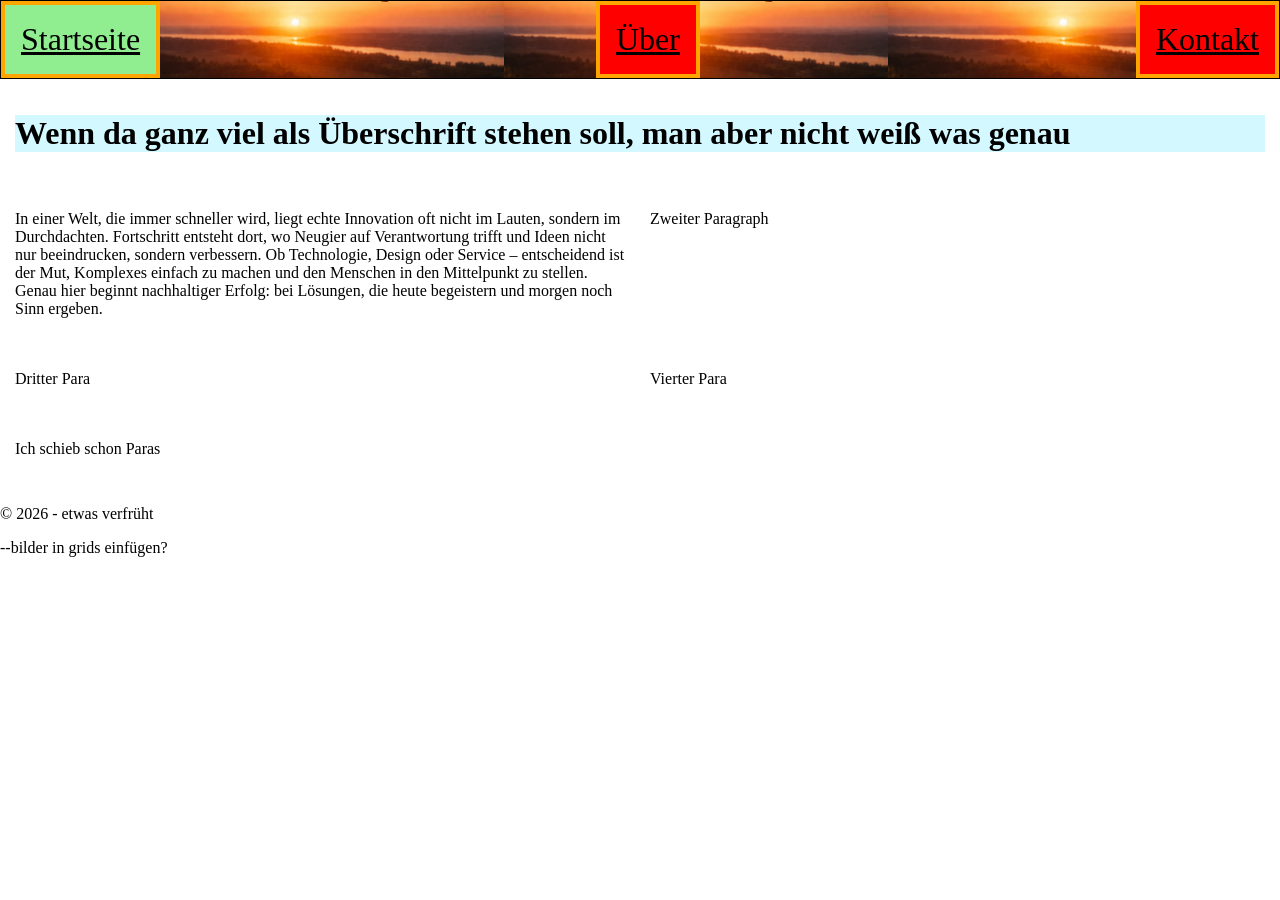
<file: neu/index.html>
<!DOCTYPE html>
<html lang="de">
<head>
    <meta charset="UTF-8">
    <meta name="viewport" content="width=device-width, initial-scale=1.0">
    <title>Title</title>
    <link rel="stylesheet" href="css/style.css">
</head>
<body>
    <header>
        <nav>
            <a href="index.html" class="active">Startseite</a>
            <a href="about.html">Über</a>
            <a href="contact.html">Kontakt</a>
        </nav>
    </header>
    <main>
        <h1>Wenn da ganz viel als Überschrift stehen soll, man aber nicht weiß was genau</h1>
        <p>In einer Welt, die immer schneller wird, liegt echte Innovation oft nicht im Lauten, sondern im Durchdachten. Fortschritt entsteht dort, 
            wo Neugier auf Verantwortung trifft und Ideen nicht nur beeindrucken, sondern verbessern. Ob Technologie, Design oder Service – 
            entscheidend ist der Mut, Komplexes einfach zu machen und den Menschen in den Mittelpunkt zu stellen. 
            Genau hier beginnt nachhaltiger Erfolg: bei Lösungen, die heute begeistern und morgen noch Sinn ergeben.</p>
        <p>Zweiter Paragraph</p>
        <p>Dritter Para</p>
        <p>Vierter Para</p>
        <p>Ich schieb schon Paras</p>

    </main>
    <footer>
        <p>© 2026 - etwas verfrüht</p>
    </footer>
</body>
</html>

--bilder in grids einfügen?
</file>
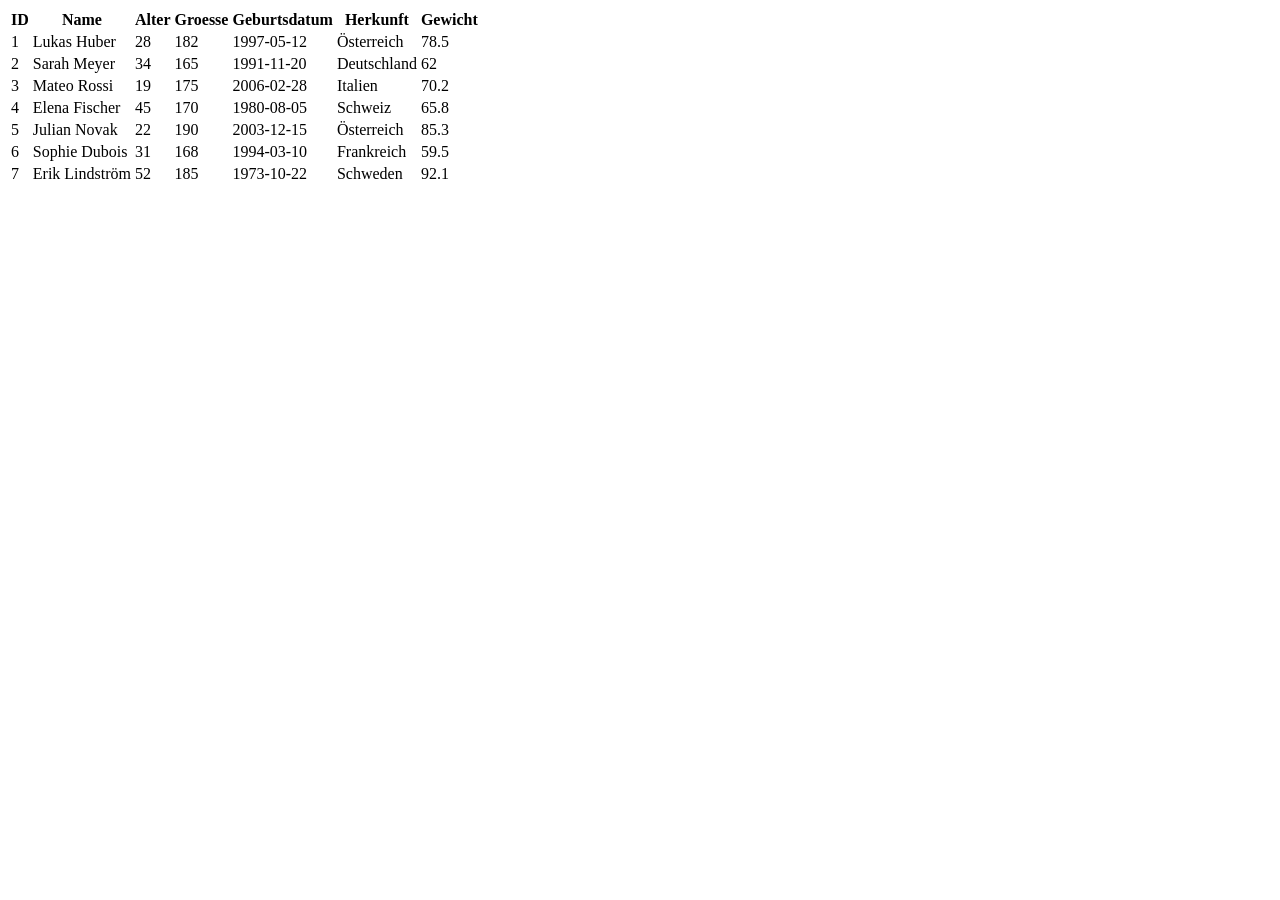
<file: Javascript Sachen/HÜ 2026-04-09/index.html>
<!DOCTYPE html>
<html lang="en">

<head>
    <meta charset="UTF-8">
    <meta name="viewport"
          content="width=device-width, initial-scale=1.0">
    <title>JS Browser</title>
    <script type="module"
            src="script.js"></script>
    <link rel="stylesheet"
          href="style.css">
</head>

<body>
    <table>
        <thead>
            <tr>
                <th id="thid">ID</th>
                <th id="thname">Name</th>
                <th id="thage">Alter</th>
                <th id="thsize">Groesse</th>
                <th id="thbirth">Geburtsdatum</th>
                <th id="thorigin">Herkunft</th>
                <th id="thweight">Gewicht</th>
            </tr>
        </thead>
        <tbody id="tbody"></tbody>
    </table>
</body>

</html>
</file>
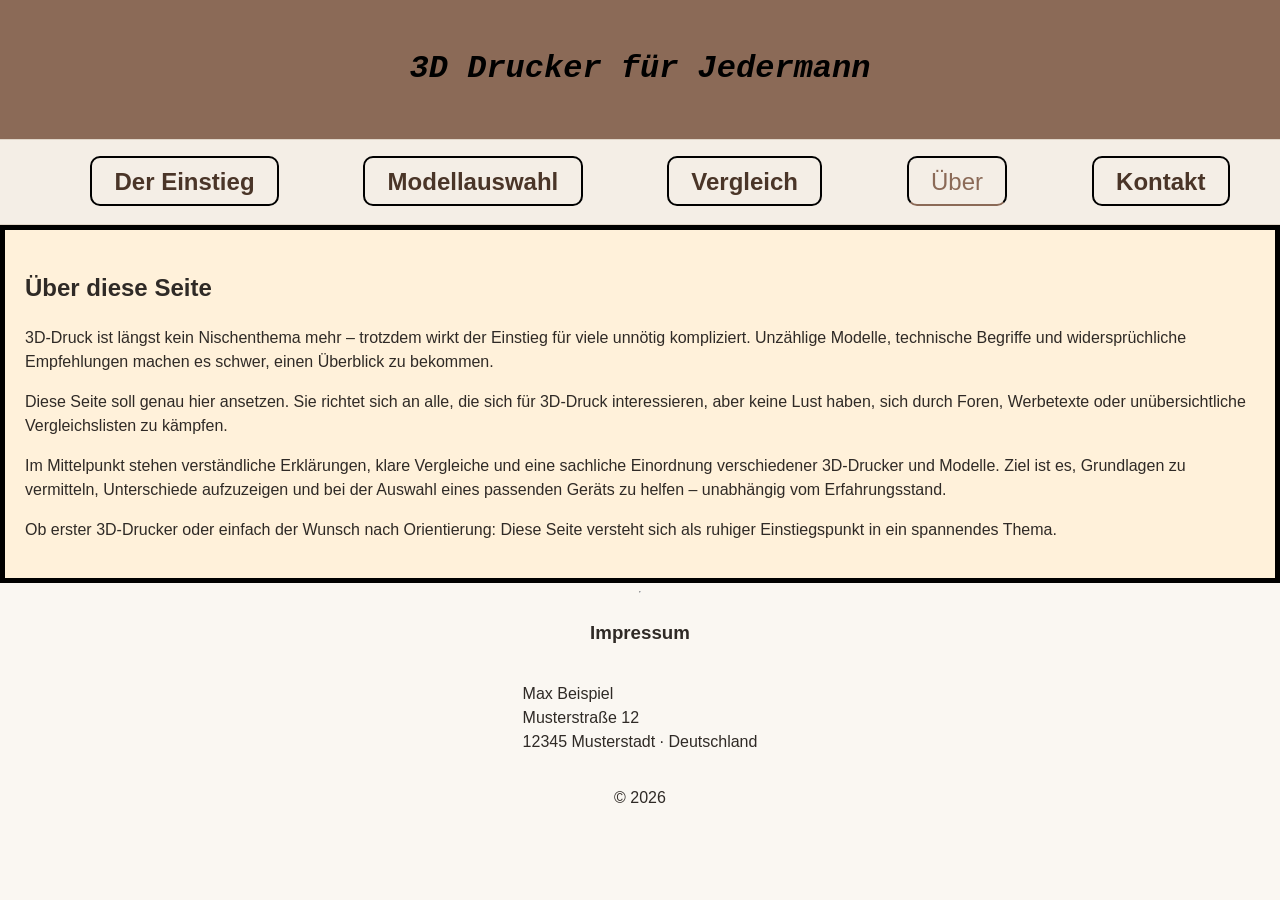
<file: About.html>
<!DOCTYPE html>
<html lang="de">
<head>
    <meta charset="UTF-8">
    <meta name="viewport" content="width=device-width, initial-scale=1.0">
    <link rel="stylesheet"
          href="css/style.css">
    <title>Tab TITLE</title>
</head>
<body>
    <header>
        <h1>3D Drucker für Jedermann</h1>
    </header>
    <nav class="navbar">
        <ul>    
            <li><a href="index.html">Der Einstieg</a></li>
            <li><a href="index.html#model">Modellauswahl</a></li>
            <li><a href="index.html#compare">Vergleich</a></li>
            <li><a href="About.html" class="active">Über</a></li>
            <li><a href="About.html#contact1">Kontakt</a></li>
        </ul>
    </nav>


    <main id="main-style1">
        <h2>Über diese Seite</h2>
        <p> 3D-Druck ist längst kein Nischenthema mehr – trotzdem wirkt der Einstieg für viele unnötig kompliziert. 
            Unzählige Modelle, technische Begriffe und widersprüchliche Empfehlungen machen es schwer, einen Überblick zu bekommen.</p>

        <p>Diese Seite soll genau hier ansetzen.
        Sie richtet sich an alle, die sich für 3D-Druck interessieren, aber keine Lust haben, sich durch Foren, 
        Werbetexte oder unübersichtliche Vergleichslisten zu kämpfen.</p>

        <p>Im Mittelpunkt stehen verständliche Erklärungen, klare Vergleiche und eine sachliche Einordnung verschiedener 3D-Drucker 
        und Modelle. Ziel ist es, Grundlagen zu vermitteln, Unterschiede aufzuzeigen und bei der Auswahl eines passenden Geräts zu helfen – 
        unabhängig vom Erfahrungsstand.</p>

        <p>Ob erster 3D-Drucker oder einfach der Wunsch nach Orientierung:
        Diese Seite versteht sich als ruhiger Einstiegspunkt in ein spannendes Thema.</p>
    </main>
    <footer>
        <hr>
        <h3 id="contact1">Impressum</h3>
        <p>Max Beispiel<br>
        Musterstraße 12<br>
        12345 Musterstadt · Deutschland</p>
        <p class="copyr">© 2026</p>
    </footer>
</body>
</html>
</file>
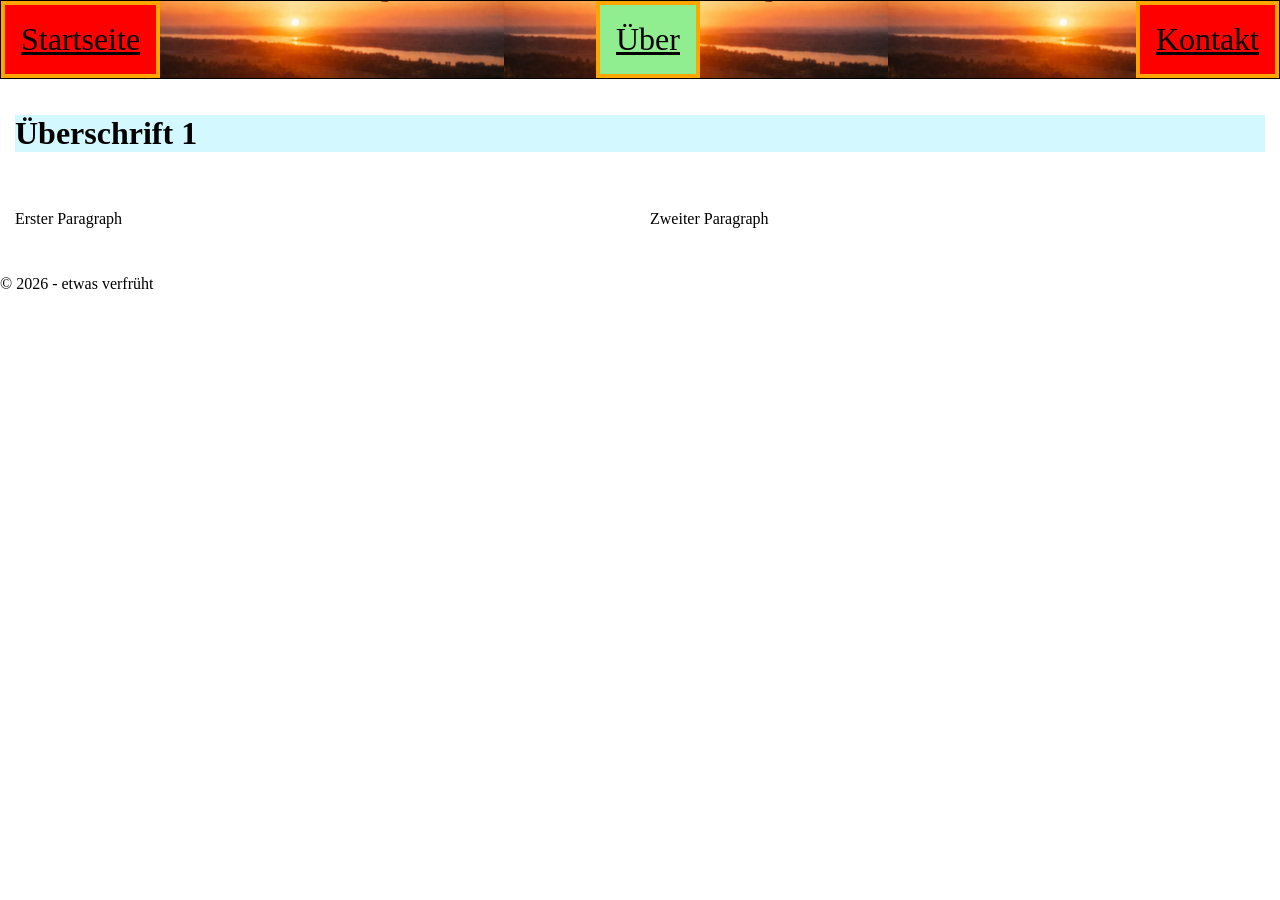
<file: neu/about.html>
<!DOCTYPE html>
<html lang="en">
<head>
    <meta charset="UTF-8">
    <meta name="viewport" content="width=device-width, initial-scale=1.0">
    <title>Über uns</title>
    <link rel="stylesheet" href="css/style.css">
</head>
<body>
    <header>
        <nav>
            <a href="index.html">Startseite</a>
            <a href="about.html" class="active">Über</a>
            <a href="contact.html">Kontakt</a>
        </nav>
    </header>
    <main>
        <h1>Überschrift 1</h1>
        <p>Erster Paragraph</p>
        <p>Zweiter Paragraph</p>
    </main>
    <footer>
        <p>© 2026 - etwas verfrüht</p>
    </footer>
</body>
</html>
</file>
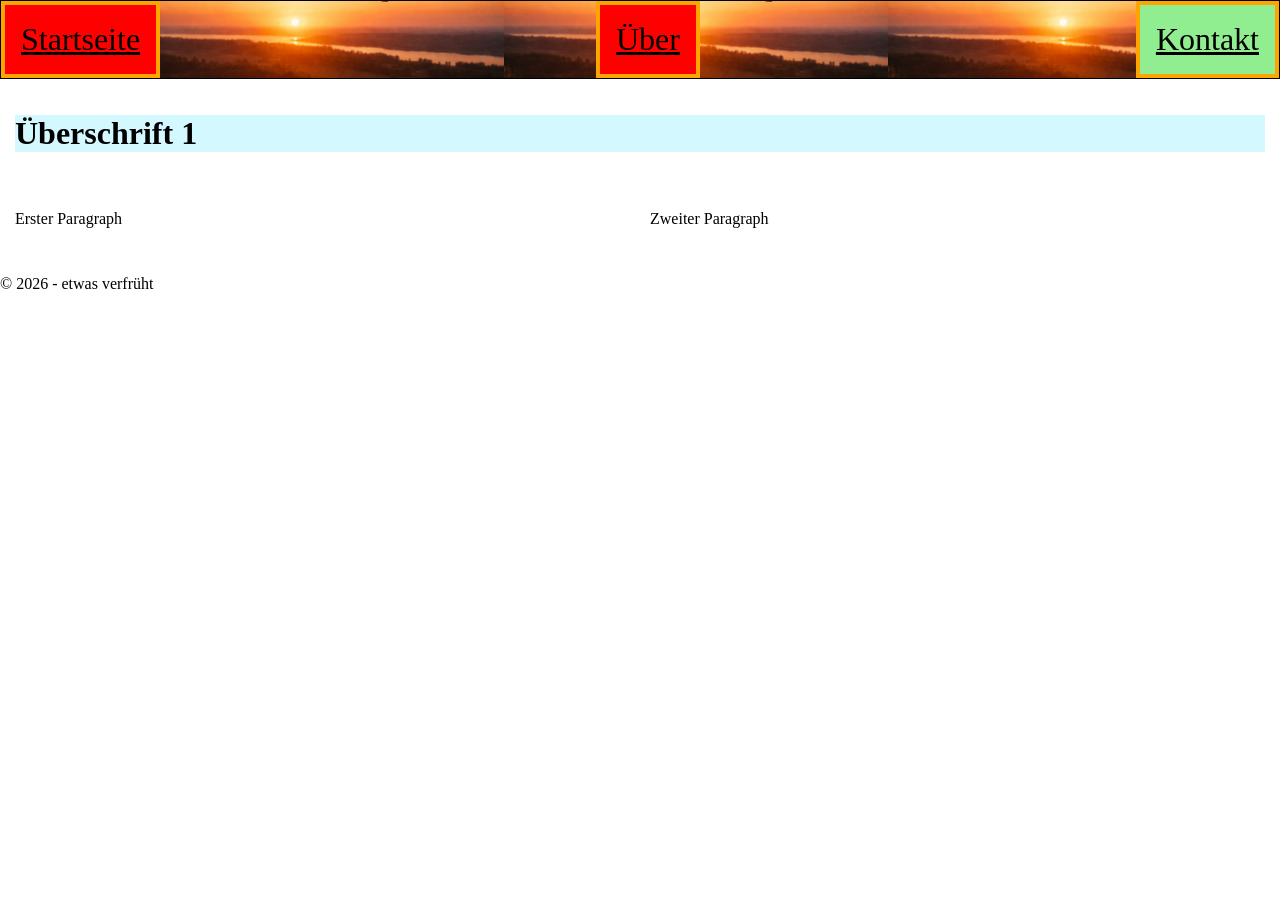
<file: neu/contact.html>
<!DOCTYPE html>
<html lang="en">
<head>
    <meta charset="UTF-8">
    <meta name="viewport" content="width=device-width, initial-scale=1.0">
    <title>Kontakt</title>
    <link rel="stylesheet" href="css/style.css">
</head>
<body>
    <header>
        <nav>
            <a href="index.html">Startseite</a>
            <a href="about.html">Über</a>
            <a href="contact.html" class="active">Kontakt</a>
        </nav>
    </header>
    <main>
        <h1>Überschrift 1</h1>
        <p>Erster Paragraph</p>
        <p>Zweiter Paragraph</p>
    </main>
    <footer>
        <p>© 2026 - etwas verfrüht</p>
    </footer>
</body>
</html>
</file>
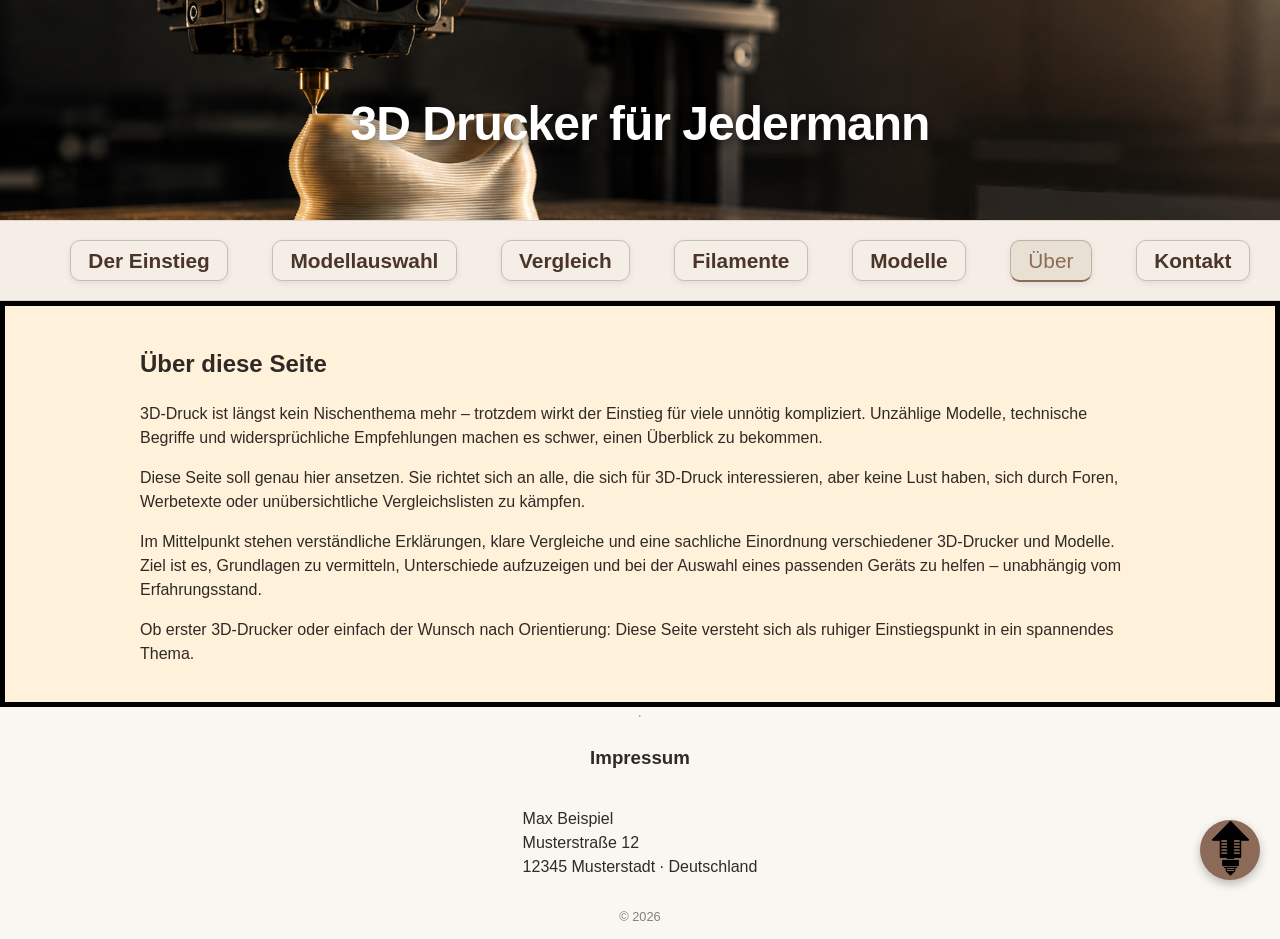
<file: Neufeld Website/About.html>
<!DOCTYPE html>
<html lang="de">
<head>
    <meta charset="UTF-8">
    <meta name="viewport" content="width=device-width, initial-scale=1.0">
    <link rel="icon" href="icons/faviconsq.png">
    <link rel="stylesheet"
          href="css/style.css">
    <title>Über | 3D Drucker für Jedermann</title>
</head>
<body>
    <header>
        <h1>3D Drucker für Jedermann</h1>
    </header>
    <nav class="navbar">
        <ul>    
            <li><a href="index.html">Der Einstieg</a></li>
            <li><a href="index.html#model">Modellauswahl</a></li>
            <li><a href="index.html#compare">Vergleich</a></li>
            <li><a href="materials.html">Filamente</a></li>
            <li><a href="models.html">Modelle</a></li>
            <li><a href="about.html" class="active">Über</a></li>
            <li><a href="about.html#contact1">Kontakt</a></li>
        </ul>
    </nav>


    <main id="main-style1">
        <div class="about-content">
            <h2>Über diese Seite</h2>
            <p> 3D-Druck ist längst kein Nischenthema mehr – trotzdem wirkt der Einstieg für viele unnötig kompliziert. 
                Unzählige Modelle, technische Begriffe und widersprüchliche Empfehlungen machen es schwer, einen Überblick zu bekommen.</p>

            <p>Diese Seite soll genau hier ansetzen.
            Sie richtet sich an alle, die sich für 3D-Druck interessieren, aber keine Lust haben, sich durch Foren, 
            Werbetexte oder unübersichtliche Vergleichslisten zu kämpfen.</p>

            <p>Im Mittelpunkt stehen verständliche Erklärungen, klare Vergleiche und eine sachliche Einordnung verschiedener 3D-Drucker 
            und Modelle. Ziel ist es, Grundlagen zu vermitteln, Unterschiede aufzuzeigen und bei der Auswahl eines passenden Geräts zu helfen – 
            unabhängig vom Erfahrungsstand.</p>

            <p>Ob erster 3D-Drucker oder einfach der Wunsch nach Orientierung:
            Diese Seite versteht sich als ruhiger Einstiegspunkt in ein spannendes Thema.</p>
        </div>
    </main>
    <footer>
        <hr>
        <h3 id="contact1">Impressum</h3>
        <p>Max Beispiel<br>
        Musterstraße 12<br>
        12345 Musterstadt · Deutschland</p>
        <p class="copyr">© 2026</p>
    </footer>
    <button id="scroll-top-btn">
        <img src="icons/nozzle-up3.png" alt="Nach oben">
    </button>
    <script src="script.js"></script>
    <script src="scroll-top.js"></script>
</body>
</body>
</html>
</file>
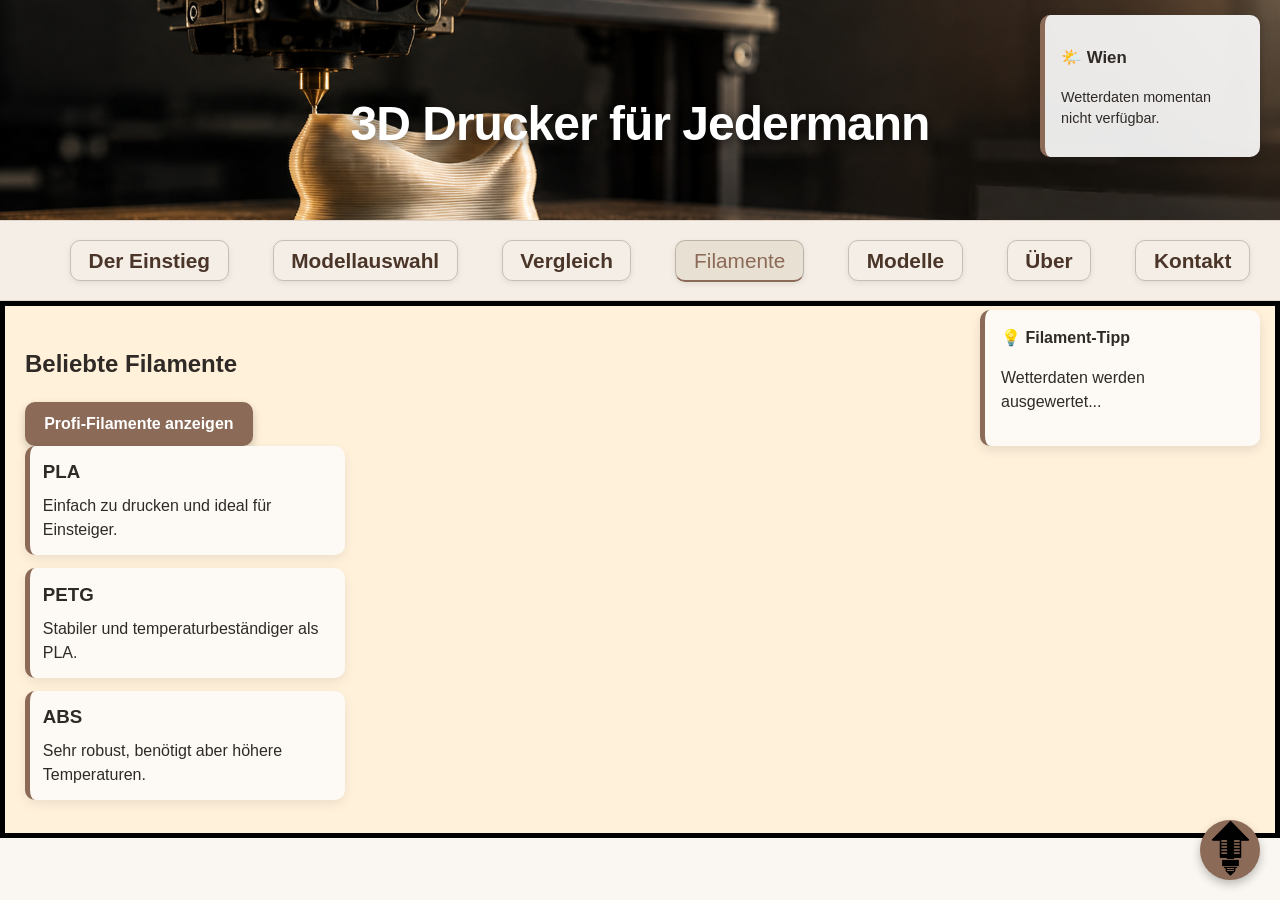
<file: Neufeld Website/materials.html>
<!DOCTYPE html>
<html lang="de">
<head>
    <meta charset="UTF-8">
    <meta name="viewport" content="width=device-width, initial-scale=1.0">
    <link rel="icon" href="icons/faviconsq.png">
    <link rel="stylesheet"
          href="css/style.css">
    <title>Filamente | 3D Drucker für Jedermann</title>
</head>
<body>
    <header>
        <h1>3D Drucker für Jedermann</h1>

        <div id="weather-box">
        Wetter wird geladen...
        </div>
    </header>
    <nav class="navbar">
        <ul>    
            <li><a href="index.html">Der Einstieg</a></li>
            <li><a href="index.html#model">Modellauswahl</a></li>
            <li><a href="index.html#compare">Vergleich</a></li>
            <li><a href="materials.html" class="active">Filamente</a></li>
            <li><a href="models.html">Modelle</a></li>
            <li><a href="about.html">Über</a></li>
            <li><a href="about.html#contact1">Kontakt</a></li>
        </ul>
    </nav>

    <div id="weather-tip">
    <h4>💡 Filament-Tipp</h4>
    <p id="humidity-tip">
        Wetterdaten werden ausgewertet...
    </p>
    </div>


    <main id="main-style1">
            <h2>Beliebte Filamente</h2>
            
        <button id="load-pro-materials">
                Profi-Filamente anzeigen
        </button>

        <div id="materials-wrapper">
            <div id="materials-container"></div>

            <div id="pro-materials-container"></div>
        </div>
    </main>
    <footer>
    </footer>
    <button id="scroll-top-btn">
        <img src="icons/nozzle-up3.png" alt="Nach oben">
    </button>
    <script src="materials.js"></script>
    <script src="scroll-top.js"></script>
</body>
</html>
</file>
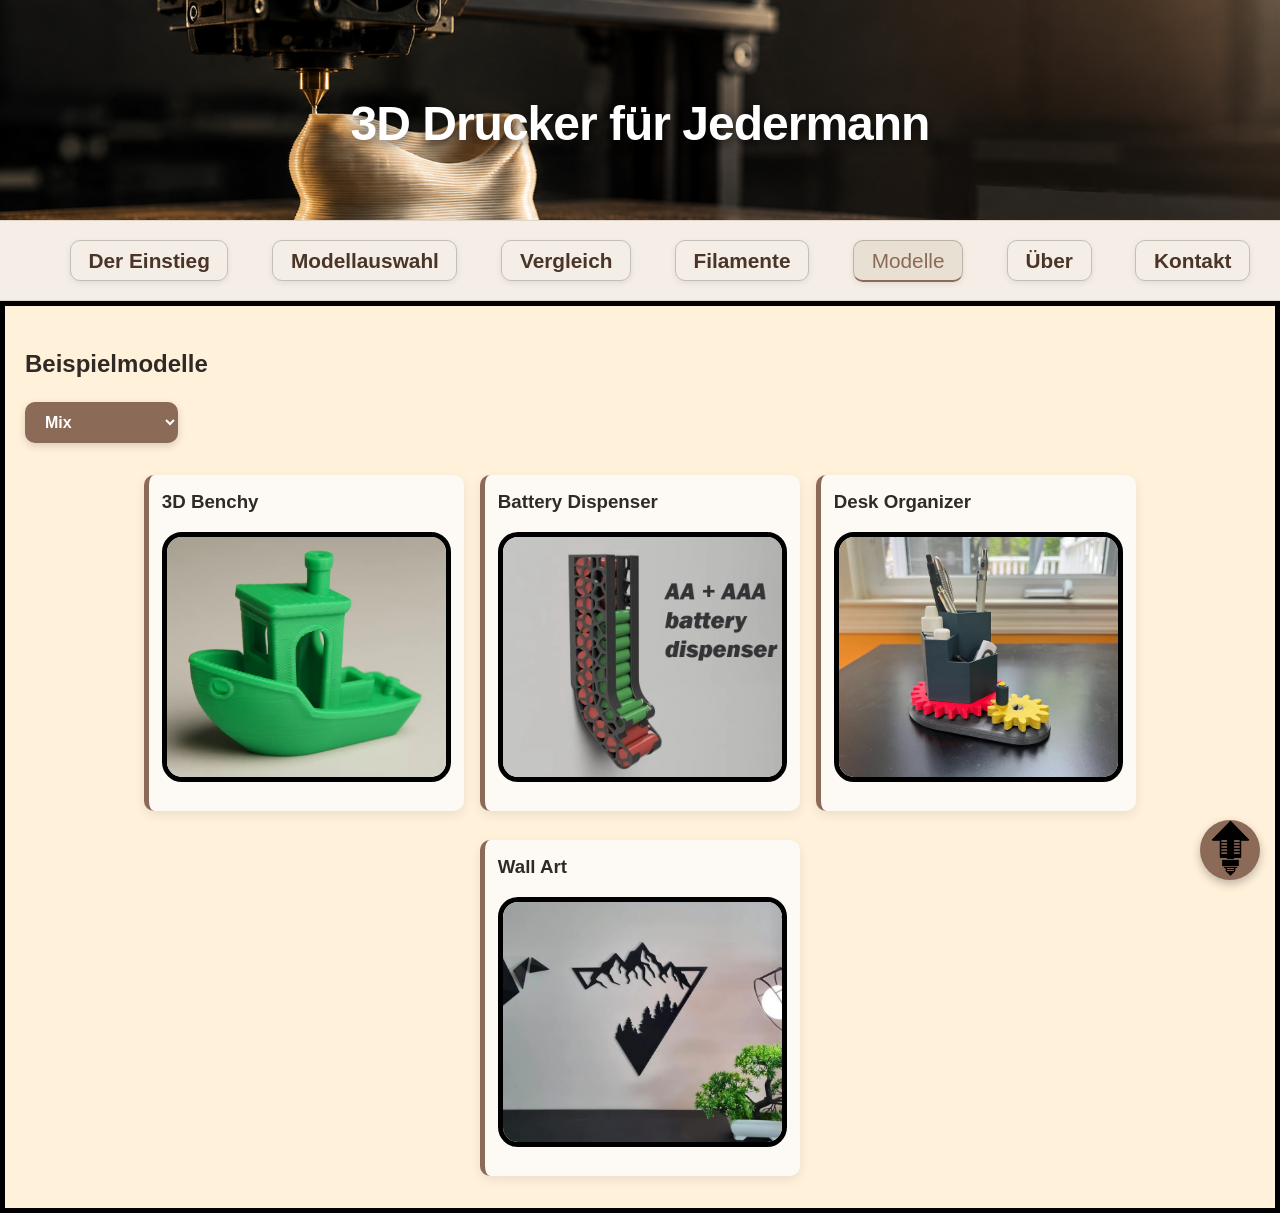
<file: Neufeld Website/models.html>
<!DOCTYPE html>
<html lang="de">
<head>
    <meta charset="UTF-8">
    <meta name="viewport" content="width=device-width, initial-scale=1.0">
    <link rel="icon" href="icons/faviconsq.png">
    <link rel="stylesheet"
          href="css/style.css">
    <title>Modelle | 3D Drucker für Jedermann</title>
</head>
<body>
    <header>
        <h1>3D Drucker für Jedermann</h1>
    </header>
    <nav class="navbar">
        <ul>    
            <li><a href="index.html">Der Einstieg</a></li>
            <li><a href="index.html#model">Modellauswahl</a></li>
            <li><a href="index.html#compare">Vergleich</a></li>
            <li><a href="materials.html">Filamente</a></li>
            <li><a href="models.html" class="active">Modelle</a></li>
            <li><a href="about.html">Über</a></li>
            <li><a href="about.html#contact1">Kontakt</a></li>
        </ul>
    </nav>


    <main id="main-style1">
        <h2>Beispielmodelle</h2>
    
        <select id="theme-select">
            <option value="Mix">Mix</option>
            <option value="Bike">Bike</option>
            <option value="Easter">Easter</option>
            <option value="Saugroboter">Saugroboter</option>
            <option value="Sensory Play">Sensory Play</option>
        </select>

        <div id="models-container"></div>
    </main>
    <footer>
    </footer>
    <button id="scroll-top-btn">
        <img src="icons/nozzle-up3.png" alt="Nach oben">
    </button>
    <script src="models.js"></script>
    <script src="scroll-top.js"></script>
</body>
</html>
</file>
<file: neu/css/style.css>
a.active {
    background-color: lightgreen;
}

body {
    margin: 0;
    
}

main {
    padding: 15px;
    display: grid;
    grid-template-columns: 1fr 1fr;
    grid-template-rows: auto;
    grid-auto-rows: minmax(50px, auto);
    gap: 20px;
    
}

main h1 {
    grid-column: 1 / -1;
    background-color: rgb(211, 248, 255);;
}

nav {
    background-color: transparent;
    display: flex;
    justify-content: space-between;
    align-items: center;
    border: 0.1rem solid black;
}

nav a {
    color: black;
    font-size: 2rem;
    padding: 1rem;
    background-color: red;
    border: 0.3rem solid orange;
}

nav a:hover {
    background-color: rgb(255, 255, 64);
    border: 0.2rem dotted blue;
}

@media (max-width: 600px) {
    
    main {
        grid-template-columns: 1fr;
    }
    
    main h1 {
        grid-column: auto;
    }

    main p {
        grid-row: 2 / 4;
    }

    nav {
        flex-direction: column;
        align-items: stretch;
    }

    nav a {
        font-size: 1.4rem;
        text-align: center;
        border-bottom: 5px solid black;
    }

    nav a:last-child {
        border-bottom: none;
    }
}

header {
    background-color: cyan;
    background-image: url("../img/drone1.png");
    background-size: 30%;
    background-position: 120px 120px;
}
</file>
<file: Javascript Sachen/HÜ 2026-04-09/style.css>
body {
    place-items: center;
}

thead>tr>th {
    cursor: pointer;
}
</file>
<file: css/style.css>
*,
*::before,
*::after {
  box-sizing: border-box;
}

.printer-images {
    display: flex;
    flex-direction: row;
    gap: 1rem;
    flex-wrap: wrap;
    justify-content: space-around;
}

.printer-images img {
    max-width: 250px;
    height: auto;
    border: 3px solid black;
    border-radius: 10px;
    width: 100%;
}

a:focus {
    outline: 2px solid black;
}

nav {
    position: sticky;
    background-color:#F4EEE6;
    border-top: 0.0625rem solid #E0D5C8;
    border-bottom: 0.0625rem solid #E0D5C8;
    padding: 0.5rem;
    
    
}

nav a {
    color: #4A3528;
    font-weight: bold;
    font-size: 1.5rem;
    border: 2px solid black;
    padding: 0.6rem 1.4rem;
    text-decoration: none;
    background-color: transparent;
    border-radius: 10px;
}

nav a.active {
  color: #8B6A57;
  font-weight: 500;
  border-bottom: 2px solid #8B6A57;
}


nav a:hover {
    background-color: #E9E0D4;
    cursor: pointer;
    border-radius: 0.375rem;
}

nav ul {
    list-style: none;
}

nav>ul {
    display: flex;
    justify-content: space-around;
}



header {
    background-color: #8B6A57;  /* Hintergrundfarbe des Headers: ein kräftiges Rot */
    padding: 1.5rem;              /* Innenabstand: 1 Zentimeter auf allen Seiten (oben, unten, links, rechts) */
}

h1 {
    color: black; /* Überschrift bekommt die Farbe Schwarz */
    overflow-wrap: break-word; /* Lange Wörter werden umgebrochen, um Überlauf zu vermeiden */  
    word-break: break-word;    /* Lange Wörter werden umgebrochen, um Überlauf zu vermeiden */  
}

header>h1 {
    text-align: center;
    font-family: 'Courier New', Courier, monospace;
    font-style: italic; 
}

img {
    display: inline; /* Bilder werden als Block-Elemente dargestellt */
    gap: 15rem;
    max-width: 100%;
    height: auto;
    margin: 1rem auto; /* Zentriert das Bild horizontal und fügt oben und unten einen Abstand von 1rem hinzu */
    border: 5px solid black;
    border-radius: 20px;
}

body {
    background-color: #FAF7F2;       /* Hintergrundfarbe der gesamten Seite */
    color: #2F2A26;                  /* Standardtextfarbe (dunkles Grau, angenehmer als Schwarz) */
    line-height: 1.5;                /* Zeilenabstand – sorgt für mehr Abstand zwischen Textzeilen */
    margin: 0;                    /* entfernt den Standardaußenabstand des Browsers */
    padding: 0;   
    font-family: 'Inter', sans-serif;             /* Schriftart für den gesamten Text */
}

main {
    background-color: #FBF8F3;
    border: 5px solid black;
    padding: 1rem 3rem;
    margin: 0.2rem 0.5rem;
    ;
        
}

footer {
    display: flex;
    flex-direction: column;
    align-items: center;
}

#main-style1 {
    background-color: #fff1da;
    border: 5px solid black;
    padding: 20px;
    margin: auto;
}

#pros h3, #cons h3 {
	padding-left: 2.5rem;
}

#pros-cons-wrapper {
	display: flex;
	border: 2px solid rgba(255, 111, 0, 0.816);
    background-color:rgba(255, 255, 255, 0.49);
}

.table-wrapper { /* klassifizierte Tabelle passt sich automatisch an */
    overflow-x: auto;
    max-width: 100%;

}

td {
    overflow-wrap: break-word;

}

#copyr {
    text-align: start;
    font-size: 0.8rem;
    color: gray;
}


@media (max-width: 768px) {
    
    h1 {
    font-size: 1.5rem; /* Schriftgröße der Überschrift wird auf 1.5rem (ca. 24px) reduziert */
    }

    header {
        padding-left: 1rem;
        padding-right: 1rem;
    }
    

    nav>ul {
        flex-direction: column;
        align-items: stretch;
        padding: 0.5rem;

    }

    nav>ul>li {
        margin: 0px 0px 0.5rem 0px;
    }

    nav>ul>li>a {
        display: block;
        text-align: center;
    }

    main {
        margin-left: 0;
        margin-right: 0;
    }

    img {
        margin-left: auto;
        margin-right: auto;
    }

    #pros-cons-wrapper {
        flex-direction: column;
    }

}
</file>
<file: Neufeld Website/css/style.css>
*,
*::before,
*::after {
  box-sizing: border-box;
}

.about-content {
    max-width: 1000px;
    margin: 0 auto;
}

.copyr {
    text-align: start;
    font-size: 0.8rem;
    color: gray;
}

.header-subtitle {
    color: white;

    font-size: 1.1rem;
    font-weight: 400;

    text-align: center;

    text-shadow: 0 2px 8px rgba(0,0,0,0.8);

    margin-top: 0;
}

.printer-images {
    display: flex;
    flex-direction: row;
    gap: 1rem;
    flex-wrap: wrap;
    justify-content: space-around;
}

.printer-images img {
    max-width: 250px;
    height: auto;
    border: 3px solid black;
    border-radius: 10px;
    width: 100%;
}

.material-card {
    background-color: #fdfaf5;
    border-left: 5px solid #8B6A57;
    padding: 1rem;
    margin-bottom: 1rem;
    width: 320px;
    padding: 0.8rem;
    margin-bottom: 0.8rem;
    box-shadow: 0 4px 12px rgba(0,0,0,0.08);
    border-radius: 10px;
    transition: transform 0.2s ease;

}

.material-card h3 {
    margin-top: 0;
    margin-bottom: 0.5rem;
}

.material-card p {
    margin: 0;
}

.material-card:hover {
    transform: translateY(-4px);
    box-shadow: 0 6px 15px rgba(0,0,0,0.15);
}

.model-image {
    width: 100%;
    height: 250px;
    object-fit: cover;
}

.step {
    margin-bottom: 2rem;
    padding: 1rem;
    border-left: 5px solid #8B6A57;
    background-color: #fdfaf5;
}

.table-wrapper { 
    overflow-x: auto;
    max-width: 100%;

}

a:focus {
    outline: 2px solid black;
}

nav {
    position: sticky;
    background-color:#F4EEE6;
    border-top: 0.0625rem solid #E0D5C8;
    border-bottom: 0.0625rem solid #E0D5C8;
    padding: 0.5rem;
    
    
}

nav a {
    color: #4A3528;
    font-weight: bold;
    font-size: 1.3rem;
    border: 1px solid rgba(0,0,0,0.2);
    padding: 0.5rem 1.1rem;
    text-decoration: none;
    background-color: transparent;
    border-radius: 10px;
    box-shadow: 0 2px 6px rgba(0,0,0,0.08);
}

nav a.active {
  color: #8B6A57;
  font-weight: 500;
  border-bottom: 2px solid #8B6A57;
  background-color: #E9E0D4;
}


nav a:hover {
    background-color: #E9E0D4;
    cursor: pointer;
    border-radius: 0.375rem;
}

nav ul {
    list-style: none;
}

nav>ul {
    display: flex;
    justify-content: space-around;
}



header {
    position: relative;

    background-image: url("../icons/headernozzle.png");
    background-size: cover;
    background-position: left center;
    background-repeat: no-repeat;

    height: 220px;

    display: flex;
    flex-direction: column;

    justify-content: center;
    align-items: center;
}

header > h1 {
    color: white;
    text-align: center;

    font-family: 'Inter', sans-serif;
    font-size: 3rem;
    font-weight: 700;
    letter-spacing: -1px;

    margin-bottom: 0.3rem;

    text-shadow: 0 3px 12px rgba(0,0,0,0.7);
}

h1 {
    color: black;
    overflow-wrap: break-word; 
    word-break: break-word;    
}


img {
    display: block;
    margin: 1rem auto;
    max-width: 100%;
    height: auto;
    border: 5px solid black;
    border-radius: 20px;
}

body {
    background-color: #FAF7F2;       
    color: #2F2A26;                 
    line-height: 1.5;               
    margin: 0;                   
    padding: 0;   
    font-family: 'Inter', sans-serif;           
}

main {
    background-color: #FBF8F3;
    border: 5px solid black;
    padding: 1rem 3rem;
    margin: 0.2rem 0.5rem;
}

footer {
    display: flex;
    flex-direction: column;
    align-items: center;
}

#load-pro-materials {
    background-color: #8B6A57;
    color: white;
    border: none;
    border-radius: 10px;
    padding: 0.8rem 1.2rem;
    font-size: 1rem;
    font-weight: bold;
    cursor: pointer;
    box-shadow: 0 4px 10px rgba(0,0,0,0.2);
    transition: all 0.2s ease;
}

#load-pro-materials:hover {
    background-color: #755646;
    transform: translateY(-2px);
}

#load-pro-materials:active {
    transform: translateY(0);
}

#main-style1 {
    background-color: #fff1da;
    border: 5px solid black;
    padding: 20px;
    margin: auto;
}

#materials-container,
#pro-materials-container {
    display: flex;
    flex-direction: column;
    align-items: center;
}

#materials-wrapper {
    display: flex;
    gap: 2rem;
    align-items: center;
}

#models-container {
    display: flex;
    gap: 1rem;
    flex-wrap: wrap;
    justify-content: center;
}

#pro-materials-container {
    opacity: 0;
    transform: translateX(-50px);
    transition: all 0.4s ease;
}

#pro-materials-container.show {
    opacity: 1;
    transform: translateX(0);
}

#pros h3, #cons h3 {
	padding-left: 2.5rem;
}

#pros-cons-wrapper {
	display: flex;
	border: 2px solid rgba(255, 111, 0, 0.816);
    background-color:rgba(255, 255, 255, 0.49);
}

#scroll-top-btn {
    position: fixed;
    bottom: 20px;
    right: 20px;
    width: 60px;
    height: 60px;
    font-size: 1.5rem;
    cursor: pointer;
    border-radius: 50%;
    border: none;
    background-color: #8B6A57;
    color: white;
    font-size: 1.8rem;
    cursor: pointer;
    box-shadow: 0 4px 10px rgba(0, 0, 0, 0.25);
    padding: 0;
    display: flex;
    justify-content: center;
    align-items: center;
}

#scroll-top-btn:hover {
    transform: translateY(-3px);
}

#scroll-top-btn img {
    max-width: 65px;
    height: auto;
    border: none;
    border-radius: 0;
    background: transparent;
}

#theme-select {
    background-color: #8B6A57;
    color: white;
    border: none;
    border-radius: 10px;
    padding: 0.7rem 1rem;
    font-size: 1rem;
    font-weight: bold;
    cursor: pointer;
    box-shadow: 0 3px 8px rgba(0,0,0,0.15);
    margin-bottom: 2rem;
}

#theme-select:hover {
    background-color: #755646;
}

#theme-select:focus {
    outline: 2px solid #2F2A26;
}

#weather-box {
    position: absolute;

    top: 15px;
    right: 20px;

    background: rgba(255,255,255,0.9);

    padding: 0.8rem 1rem;

    border-left: 5px solid #8B6A57;
    border-radius: 10px;

    box-shadow: 0 4px 12px rgba(0,0,0,0.12);

    font-size: 0.9rem;

    max-width: 220px;
}

#weather-tip {
    position: absolute;

    top: 310px;
    right: 20px;

    width: 280px;

    background: #fdfaf5;

    padding: 1rem;

    border-left: 5px solid #8B6A57;
    border-radius: 10px;

    box-shadow: 0 4px 12px rgba(0,0,0,0.1);
}

#weather-tip h4 {
    margin-top: 0;
    margin-bottom: 0.5rem;
}

td {
    overflow-wrap: break-word;

}

section {
    opacity: 0;
    transform: translateY(40px);
    transition: all 0.6s ease;
}

section.visible {
    opacity: 1;
    transform: translateY(0);
}

@media (max-width: 768px) {
    
    header > h1 {
    font-size: 1.5rem;
}

    header {
        padding-left: 1rem;
        padding-right: 1rem;
    }
    

    nav>ul {
        flex-direction: column;
        align-items: stretch;
        padding: 0.5rem;

    }

    nav>ul>li {
        margin: 0px 0px 0.5rem 0px;
    }

    nav>ul>li>a {
        display: block;
        text-align: center;
    }

    main {
        margin-left: 0;
        margin-right: 0;
    }

    img {
        margin-left: auto;
        margin-right: auto;
    }

    .material-card {
        width: 100%;
        max-width: 320px;
    }

    #materials-wrapper {
        flex-direction: column;
        gap: 0;
    }

    #pros-cons-wrapper {
        flex-direction: column;
    }

    #weather-box {
    position: static;
    margin-top: 1rem;
    max-width: none;
}

    #weather-tip {
        position: static;
        width: auto;
        margin: 1rem;
    }

}
</file>
